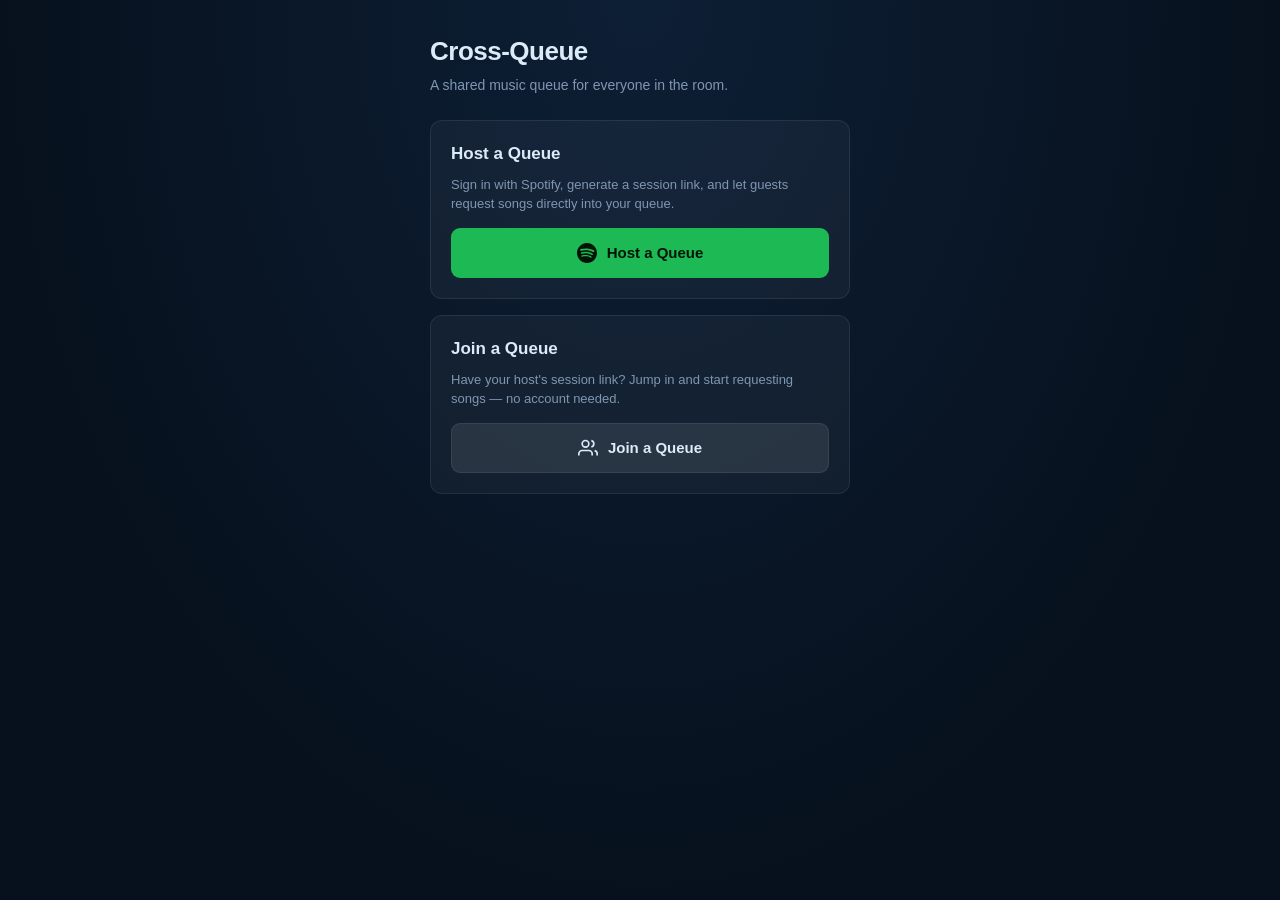
<file: index.html>
<!doctype html>
<html lang="en">
<head>
  <meta charset="utf-8" />
  <meta name="viewport" content="width=device-width,initial-scale=1" />
  <title>Cross-Queue</title>
  <meta http-equiv="refresh" content="0; url=home.html" />
</head>
<body></body>
</html>
</file>
<file: app.css>
/* ── TOKENS ─────────────────────────────────────────────────────────────── */
:root {
  --bg:       #07111e;
  --card:     rgba(255,255,255,.04);
  --border:   rgba(255,255,255,.08);
  --text:     #ddeaf8;
  --muted:    #7f96b1;
  --spotify:  #1db954;
  --accent:   #4c9eff;
  --danger:   #f87171;
  --success:  #4ade80;
  --radius:   12px;
}

/* ── RESET & BASE ───────────────────────────────────────────────────────── */
*, *::before, *::after { box-sizing: border-box; margin: 0; padding: 0; }

body {
  font-family: Inter, "Segoe UI", Arial, sans-serif;
  font-size: 15px;
  line-height: 1.5;
  background: radial-gradient(ellipse at top, #0d1f35 0%, var(--bg) 70%);
  color: var(--text);
  min-height: 100vh;
  display: flex;
  align-items: flex-start;
  justify-content: center;
  padding: 32px 0 64px;
}

/* ── LAYOUT ─────────────────────────────────────────────────────────────── */
.screen { width: 100%; }

.container {
  width: 560px;
  max-width: 96%;
  margin: 0 auto;
}

.container.narrow { width: 420px; }

.center-content {
  display: flex;
  flex-direction: column;
  align-items: center;
  justify-content: center;
  min-height: 60vh;
  gap: 20px;
  text-align: center;
}

h1 { font-size: 26px; font-weight: 700; letter-spacing: -.5px; margin-bottom: 4px; }
h2 { font-size: 17px; font-weight: 600; margin-bottom: 8px; }
.lead { color: var(--muted); font-size: 14px; margin-bottom: 24px; }

/* ── CARD ───────────────────────────────────────────────────────────────── */
.card {
  background: var(--card);
  border: 1px solid var(--border);
  border-radius: var(--radius);
  padding: 20px;
  margin-bottom: 14px;
}

/* ── HEADER ─────────────────────────────────────────────────────────────── */
.dash-header {
  display: flex;
  align-items: flex-start;
  justify-content: space-between;
  margin-bottom: 18px;
}

.dash-header .lead { margin-bottom: 0; }

/* ── BUTTONS ────────────────────────────────────────────────────────────── */
.service-btn {
  display: flex;
  align-items: center;
  justify-content: center;
  gap: 10px;
  width: 100%;
  padding: 13px 18px;
  border-radius: 9px;
  border: none;
  font-size: 15px;
  font-weight: 600;
  cursor: pointer;
  transition: filter .15s, transform .1s;
  background: rgba(255,255,255,.09);
  color: var(--text);
  border: 1px solid var(--border);
}

.service-btn.spotify { background: var(--spotify); color: #021405; border-color: transparent; }
.service-btn:hover   { filter: brightness(1.1); }
.service-btn:active  { transform: scale(.98); }

.btn-ghost {
  background: transparent;
  border: 1px solid var(--border);
  color: var(--muted);
  border-radius: 7px;
  padding: 7px 13px;
  font-size: 13px;
  cursor: pointer;
  white-space: nowrap;
  transition: color .15s, border-color .15s;
}

.btn-ghost:hover { color: var(--text); border-color: rgba(255,255,255,.2); }

.btn-add {
  padding: 6px 14px;
  border-radius: 7px;
  border: none;
  background: var(--spotify);
  color: #021405;
  font-size: 13px;
  font-weight: 600;
  cursor: pointer;
  white-space: nowrap;
  transition: filter .15s;
}

.btn-add:hover    { filter: brightness(1.12); }
.btn-add:disabled { opacity: .5; cursor: default; }

.btn-decline {
  padding: 6px 12px;
  border-radius: 7px;
  border: 1px solid var(--border);
  background: transparent;
  color: var(--muted);
  font-size: 13px;
  cursor: pointer;
  white-space: nowrap;
  transition: color .15s, border-color .15s;
}

.btn-decline:hover { color: var(--danger); border-color: var(--danger); }

/* ── ICONS ──────────────────────────────────────────────────────────────── */
.svc-icon { width: 20px; height: 20px; flex-shrink: 0; }

/* ── SECTION LABELS / BADGES ────────────────────────────────────────────── */
.section-label {
  display: flex;
  align-items: center;
  gap: 8px;
  font-size: 11px;
  font-weight: 600;
  text-transform: uppercase;
  letter-spacing: 1px;
  color: var(--muted);
  margin-bottom: 10px;
}

.badge {
  background: var(--accent);
  color: #fff;
  border-radius: 99px;
  font-size: 10px;
  font-weight: 700;
  padding: 1px 6px;
  letter-spacing: 0;
}

/* ── SHARE ROW ──────────────────────────────────────────────────────────── */
.share-card { margin-bottom: 14px; }

.share-row {
  display: flex;
  align-items: center;
  gap: 10px;
  background: rgba(255,255,255,.04);
  border: 1px solid var(--border);
  border-radius: 8px;
  padding: 10px 14px;
  margin-top: 10px;
}

.share-link {
  flex: 1;
  font-size: 12px;
  color: var(--accent);
  word-break: break-all;
  font-family: monospace;
}

/* ── REQUEST LIST ───────────────────────────────────────────────────────── */
.request-list { list-style: none; display: flex; flex-direction: column; gap: 8px; }

.request-item {
  display: flex;
  align-items: center;
  gap: 12px;
  padding: 10px 12px;
  background: rgba(255,255,255,.03);
  border: 1px solid var(--border);
  border-radius: 9px;
}

.request-item.added { opacity: .7; }

.request-info { flex: 1; overflow: hidden; min-width: 0; }
.request-info strong { display: block; font-size: 14px; white-space: nowrap; overflow: hidden; text-overflow: ellipsis; }
.request-info span   { font-size: 12px; color: var(--muted); }

.request-actions { display: flex; gap: 6px; flex-shrink: 0; }

.added-badge {
  font-size: 12px;
  font-weight: 600;
  color: var(--success);
  flex-shrink: 0;
}

.req-error {
  font-size: 12px;
  color: var(--danger);
  margin-top: 6px;
}

.q-art {
  width: 38px;
  height: 38px;
  border-radius: 5px;
  object-fit: cover;
  background: rgba(255,255,255,.05);
  flex-shrink: 0;
}

/* ── QUEUE EMPTY ────────────────────────────────────────────────────────── */
.queue-empty { color: var(--muted); font-size: 13px; }

/* ── STATUS MSG ─────────────────────────────────────────────────────────── */
.status-msg { margin-top: 12px; font-size: 13px; color: var(--muted); min-height: 18px; }
.status-msg .error, .error { color: var(--danger); }

/* ── FORMS ──────────────────────────────────────────────────────────────── */
.panel-desc { color: var(--muted); font-size: 13px; margin-bottom: 14px; }

input[type="text"] {
  width: 100%;
  background: rgba(255,255,255,.06);
  border: 1px solid var(--border);
  border-radius: 8px;
  padding: 11px 14px;
  color: var(--text);
  font-size: 15px;
  outline: none;
  transition: border-color .15s;
}

input[type="text"]:focus { border-color: var(--accent); }
input[type="text"]::placeholder { color: var(--muted); }

.join-form {
  display: flex;
  gap: 8px;
}

.join-form input { flex: 1; }
.join-form .service-btn { width: auto; flex-shrink: 0; padding: 11px 18px; }

.request-form {
  display: flex;
  flex-direction: column;
  gap: 10px;
}

/* ── GUEST REQUEST STATUS BADGES ────────────────────────────────────────── */
.req-status {
  font-size: 12px;
  font-weight: 600;
  flex-shrink: 0;
  white-space: nowrap;
}

.req-status.sending  { color: var(--muted); }
.req-status.pending  { color: var(--accent); }
.req-status.added    { color: var(--success); }
.req-status.declined { color: var(--danger); }

/* ── SPINNER ────────────────────────────────────────────────────────────── */
.spinner {
  width: 40px;
  height: 40px;
  border: 3px solid rgba(255,255,255,.1);
  border-top-color: var(--spotify);
  border-radius: 50%;
  animation: spin .8s linear infinite;
}

@keyframes spin { to { transform: rotate(360deg); } }

/* ── TOGGLE SWITCH ───────────────────────────────────────────────────────── */
.toggle-card { margin-bottom: 14px; }

.toggle-row {
  display: flex;
  align-items: center;
  justify-content: space-between;
  gap: 20px;
}

.toggle-row strong { font-size: 15px; }
.toggle-desc { font-size: 13px; color: var(--muted); margin-top: 2px; }

.toggle {
  position: relative;
  display: inline-block;
  width: 46px;
  height: 26px;
  flex-shrink: 0;
  cursor: pointer;
}

.toggle input { opacity: 0; width: 0; height: 0; position: absolute; }

.toggle-slider {
  position: absolute;
  inset: 0;
  background: rgba(255,255,255,.12);
  border-radius: 26px;
  transition: background .2s;
}

.toggle-slider::before {
  content: '';
  position: absolute;
  width: 20px;
  height: 20px;
  left: 3px;
  top: 3px;
  background: #fff;
  border-radius: 50%;
  transition: transform .2s;
  box-shadow: 0 1px 3px rgba(0,0,0,.4);
}

.toggle input:checked + .toggle-slider             { background: var(--spotify); }
.toggle input:checked + .toggle-slider::before     { transform: translateX(20px); }

/* ── GUEST NAME ATTRIBUTION ──────────────────────────────────────────────── */
.req-by {
  font-size: 11px;
  color: var(--accent);
  margin-top: 1px;
}

/* ── TOAST (auto-accept error) ───────────────────────────────────────────── */
.toast {
  position: fixed;
  bottom: 24px;
  left: 50%;
  transform: translateX(-50%) translateY(80px);
  background: #1e2d3d;
  border: 1px solid var(--border);
  color: var(--danger);
  padding: 10px 20px;
  border-radius: 8px;
  font-size: 13px;
  opacity: 0;
  transition: transform .25s, opacity .25s;
  pointer-events: none;
  white-space: nowrap;
  z-index: 100;
}

.toast.toast-visible {
  opacity: 1;
  transform: translateX(-50%) translateY(0);
}

/* ── SEARCH BOX ──────────────────────────────────────────────────────────── */
.search-card { position: relative; }

.search-wrap {
  display: flex;
  align-items: center;
  background: rgba(255,255,255,.06);
  border: 1px solid var(--border);
  border-radius: 10px;
  padding: 0 12px;
  gap: 8px;
  transition: border-color .15s;
}

.search-wrap:focus-within { border-color: var(--accent); }

.search-icon { width: 16px; height: 16px; color: var(--muted); flex-shrink: 0; }

.search-input {
  flex: 1;
  background: transparent;
  border: none;
  padding: 12px 0;
  color: var(--text);
  font-size: 15px;
  outline: none;
  width: 100%;
}

.search-input::placeholder { color: var(--muted); }

.clear-btn {
  background: none;
  border: none;
  color: var(--muted);
  cursor: pointer;
  font-size: 13px;
  padding: 4px;
  line-height: 1;
  flex-shrink: 0;
  transition: color .15s;
}

.clear-btn:hover { color: var(--text); }

.search-hint { font-size: 13px; color: var(--muted); margin-top: 10px; }

/* ── SEARCH RESULTS ──────────────────────────────────────────────────────── */
.search-results {
  list-style: none;
  margin-top: 6px;
  border: 1px solid var(--border);
  border-radius: 10px;
  overflow: hidden;
  background: #0d1b2e;
}

.search-result-item {
  display: flex;
  align-items: center;
  gap: 12px;
  padding: 10px 14px;
  cursor: pointer;
  transition: background .12s;
  border-bottom: 1px solid var(--border);
}

.search-result-item:last-child { border-bottom: none; }
.search-result-item:hover { background: rgba(255,255,255,.06); }

.result-art {
  width: 44px;
  height: 44px;
  border-radius: 5px;
  object-fit: cover;
  flex-shrink: 0;
}

.result-art-placeholder {
  width: 44px;
  height: 44px;
  border-radius: 5px;
  background: rgba(255,255,255,.06);
  flex-shrink: 0;
}

.result-info { overflow: hidden; min-width: 0; }
.result-info strong { display: block; font-size: 14px; white-space: nowrap; overflow: hidden; text-overflow: ellipsis; }
.result-info span   { font-size: 12px; color: var(--muted); white-space: nowrap; overflow: hidden; text-overflow: ellipsis; display: block; }
.result-album       { opacity: .7; }
.result-empty       { padding: 14px; font-size: 13px; color: var(--muted); text-align: center; }

/* ── HOME PAGE ───────────────────────────────────────────────────────────── */
.home-card { margin-bottom: 16px; }
.home-card .service-btn { margin-top: 14px; text-decoration: none; }

/* ── NOW PLAYING / QUEUE ──────────────────────────────────────────────────── */
.now-playing-row {
  margin-bottom: 10px;
  padding-bottom: 10px;
  border-bottom: 1px solid var(--border);
}

.now-playing-label {
  display: block;
  font-size: 10px;
  font-weight: 700;
  text-transform: uppercase;
  letter-spacing: 1px;
  color: var(--spotify);
  margin-bottom: 6px;
}

.now-playing-row > div {
  display: flex;
  align-items: center;
  gap: 12px;
}

.q-art-np {
  width: 46px;
  height: 46px;
  border-radius: 6px;
}

.queue-list { margin-top: 6px; }

.queue-item {
  padding: 8px 10px;
  opacity: .85;
}

/* ── UTILITY ─────────────────────────────────────────────────────────────── */
.hidden { display: none !important; }
</file>
